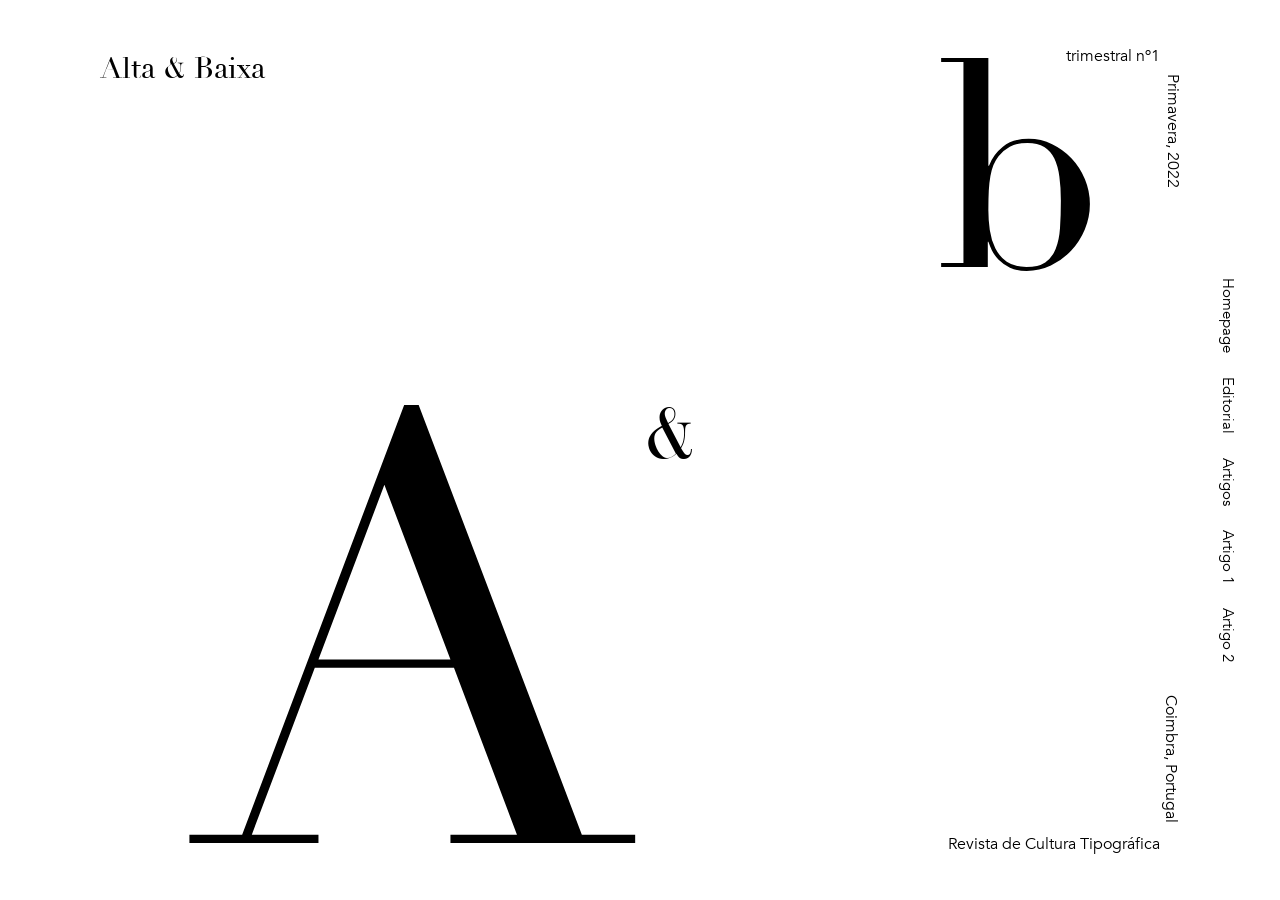
<file: AltaBaixaAbsolute/index.html>
<!DOCTYPE html>
<html lang="en">
<head>
    <meta charset="UTF-8">
    <title>Alta & Baixa</title>
<!--    <meta name="viewport" content="width=device-width, initial-scale=1.0">-->
    <link href="index1.css" rel="stylesheet" type="text/css">
</head>
<body>
<div class="scroller">
    <!--Homepage-->
    <div class="div_pagina" id="homepage">
        <div class="conteudo_pagina">
            <div id="div_logo">
                <h1 id="b">b</h1>
                <h1 id="e">&</h1>
                <h1 id="a">A</h1>
            </div>

            <h2 id="titulo">Alta & Baixa</h2>

            <p id="revista">Revista de Cultura Tipográfica</p>
            <p id="coimbra">Coimbra, Portugal</p>

            <p id="primavera">Primavera, 2022</p>
            <p id="trimestral">trimestral nº1</p>

        </div>
    </div>
<!--    <hr class="linhaPretaDireita">-->
    <!--Editorial-->
    <div class="div_pagina" id="editorial">
        <div class="conteudo_pagina">
            <h1 id="titulo_editorial">EDITORIAL</h1>
            <p class="corpo" id="corpo_editorial">Alta & Baixa é uma revista de cultura tipográfica desenvolvida no
                âmbito
                académico e que
                se propõe a refletir sobre todos os aspetos da tipografia, incluindo a sua história, e cujos conteúdos
                são
                deliberadamente ecléticos. Trata-se de uma revista que pretende publicar material histórico e
                contemporâneo,
                a partir de fontes académica e jornalísticas. Isto significa que a revista deve oferecer uma mistura de
                artigos e materiais de referência e transmitir a convicção de que as opções de design devem estar em
                consonância com o conteúdo.</p>
        </div>
    </div>
    <!--Artigos-->
    <div id="carroussel_artigo1" class="scroller_horz">
        <div class="div_pagina_carroussel" id="pagina_artigos">
            <div class="conteudo_pagina_carroussel">
                <h2 id="titulo1_artigos">“Thirteen Ways of Looking at a Typeface”, Michael Bierut</h2>
                <img id="seta1" src="media/Arrow1.png" alt="seta1">
                <h2 id="titulo2_artigos">“typEm — a generative typeface that represents the emotion of the text”,
                    Catarina
                    Maçãs, David Palma e Artur Rebelo</h2>
                <img id="seta2" src="media/Arrow2.png" alt="seta2">
            </div>
        </div>
        <!--Artigo1-->
        <!--Titulo-->
        <div class="div_pagina_carroussel" id="div_artigo1">
            <div class="conteudo_pagina_carroussel">
                <h2 class="subtitulo_artigo" id="autores1">Michael Bierut</h2>
                <h1 id="titulo_artigo1">THIRTEEN WAYS OF LOOKING AT A TYPEFACE</h1>
            </div>
        </div>

        <!--Introdução1-->
        <div class="div_pagina_carroussel">
            <div class="conteudo_pagina_carroussel">
                <p class="corpo" id="corpo1_artigo1">For the first ten years of my career, I worked for Massimo
                    Vignelli, a
                    designer
                    who is legendary for using a very limited number of typefaces. Between 1980 and 1990, most of my
                    projects
                    were
                    set in five fonts: Helvetica (naturally), Futura, Garamond No. 3, Century Expanded, and, of course,
                    Bodoni.</p>
                <p class="corpo" id="corpo2_artigo1">For Massimo, this was an ideological choice, an ethical imperative.
                    "In
                    the
                    new
                    computer age," he once wrote, "the proliferation of typefaces and type manipulations represents a
                    new
                    level
                    of
                    visual pollution threatening our culture. Out of thousands of typefaces, all we need are a few basic
                    ones,
                    and
                    trash the rest." For me, it became a time-saving device. Why spend hours choosing between Bembo,
                    Sabon
                    and
                    Garamond No. 3 every time you needed a Venetian Roman? For most people — my mom, for instance —
                    these
                    were
                    distinctions without differences. Why not just commit to Garamond No. 3 and never think about it
                    again?
                    My
                    Catholic school education must have well prepared me for this kind of moral clarity. I accepted it
                    gratefully.</p>
            </div>
        </div>
        <!--Introdução2-->
        <div class="div_pagina_carroussel">
            <div class="conteudo_pagina_carroussel">
                <p class="corpo" id="corpo3_artigo1">Then, after a decade, I left my first job. Suddenly I could use any
                    typeface I
                    wanted, and I went nuts. On one of my first projects, I used 37 different fonts on 16 pages. My
                    wife,
                    who
                    had
                    attended Catholic school herself, found this all too familiar. She remembered classmates who had
                    switched to
                    public school after eight years under the nuns: freed at last from demure plaid uniforms, they wore
                    the
                    shortest
                    skirts they could find. "Jesus," she said, looking at one of my multiple font demolition
                    derbies.</p>
                <p class="corpo" id="corpo4_artigo1">It was true. Liberated from monogamy, I became typographically
                    promiscuous.
                    I
                    have since, I think, learned to modulate my behavior — like any substance abuser, I learned that
                    binges
                    are
                    time-consuming, costly, and ultimately counterproductive — but I've never gone back to five-typeface
                    sobriety.
                    Those thousands of typefaces are still out there, but my recovery has required that I become more
                    discriminating
                    and come up with some answers to this seemingly simple question: why choose a particular typeface?
                    Here
                    are
                    thirteen reasons.</p>
                <div id="conteudo_citacao1">
                    <h2 class="subtitulo_artigo" id="subtitulo1_artigo1">"You've
                        become a
                        real slut,</h2>
                </div>
                <div id="conteudo_citacao2">
                    <h2 class="subtitulo_artigo" id="subtitulo2_artigo1">haven't
                        you?"</h2>
                </div>
            </div>
        </div>
        <!--1-->
        <div class="div_pagina_carroussel">
            <div class="conteudo_pagina_carroussel">
                <h2 class="subtitulo_artigo numero_artigo">1</h2>
                <p class="corpo corpo_artigo_direita">Some typefaces are just perfect for certain things. I've specified
                    exotic
                    fonts
                    for identity programs that work beautifully in headlines and even in text, but sooner or later you
                    have
                    to
                    set
                    that really tiny type at the bottom of the business reply card. This is what Franklin Gothic is for.
                    Careful,
                    though: some typefaces work too well. Frutiger has been used so much for signage programs in
                    hospitals
                    and
                    airports that seeing it now makes me feel that I'm about to get diagnosed with a brain tumor or miss
                    the
                    7:00 to
                    O'Hare.</p>
                <h2 class="subtitulo_artigo because_artigo_esquerda">because <br>it works</h2>
            </div>
        </div>
        <!--2-->
        <div class="div_pagina_carroussel">
            <div class="conteudo_pagina_carroussel">
                <h2 class="subtitulo_artigo numero_artigo">2</h2>
                <p class="corpo corpo_artigo_esquerda">I've heard of several projects where the designer found a font
                    that
                    was
                    created
                    the same year the client's organization was founded. This must give the recommendation an aura of
                    manifest
                    destiny that is positively irresistible. I haven't had that luck yet, but still try to find the same
                    kind of
                    evocative alignment. For instance, I was never a fan of Aldo Novarese's Eurostyle, but I came to
                    love it
                    while
                    working on a monograph on Eero Saarinen: they both share an expressiveness peculiar to the postwar
                    optimism
                    of
                    the 1950's.</p>
                <h2 class="subtitulo_artigo because_artigo_direita">because <br> you like its history</h2>
            </div>
        </div>
        <!--3-->
        <div class="div_pagina_carroussel">
            <div class="conteudo_pagina_carroussel">
                <h2 class="subtitulo_artigo numero_artigo">3</h2>
                <p class="corpo corpo_artigo_esquerda">Once I saw a project in a student portfolio that undertook the
                    dubious
                    challenge of redesigning the Tiffany's identity. I particularly disliked the font that was used, and
                    I
                    politely
                    asked what it was. "Oh," came the enthusiastic response, "that's the best part! It's called
                    Tiffany!" On
                    the
                    other hand, Bruce Mau designed Spectacle, the book he created with David Rockwell, using the
                    typeface
                    Rockwell.
                    I thought this was funny.</p>
                <h2 class="subtitulo_artigo because_artigo_direita">because <br> you like its name</h2>
            </div>
        </div>
        <!--4-->
        <div class="div_pagina_carroussel">
            <div class="conteudo_pagina_carroussel">
                <h2 class="subtitulo_artigo numero_artigo">4</h2>
                <p class="corpo corpo_artigo_direita">Some typefaces are just perfect for certain things. I've specified
                    exotic
                    fonts
                    for identity programs that work beautifully in headlines and even in text, but sooner or later you
                    have
                    to
                    set
                    that really tiny type at the bottom of the business reply card. This is what Franklin Gothic is for.
                    Careful,
                    though: some typefaces work too well. Frutiger has been used so much for signage programs in
                    hospitals
                    and
                    airports that seeing it now makes me feel that I'm about to get diagnosed with a brain tumor or miss
                    the
                    7:00 to
                    O'Hare.</p>
                <h2 class="subtitulo_artigo because_artigo_esquerda">because <br> of who designed it</h2>
            </div>
        </div>
        <!--5-->
        <div class="div_pagina_carroussel">
            <div class="conteudo_pagina_carroussel">
                <h2 class="subtitulo_artigo numero_artigo">5</h2>
                <p class="corpo corpo_artigo_direita">Sometimes a typeface is already living on the premises when you
                    show
                    up,
                    and it just seems mean to evict it. “We use Baskerville and Univers 65 on all our materials,
                    but feel free to make an alternate suggestion.” Really? Why bother? It’s like one of those shows
                    where
                    the
                    amateur chef is given a turnip, a bag of flour, a leg of lamb and some maple syrup and told to make
                    a
                    dish
                    out of it. Sometimes it’s something you’ve never used before, which makes it even
                    more fun.</p>
                <h2 class="subtitulo_artigo because_artigo_esquerda">because <br> it was there</h2>
            </div>
        </div>
        <!--6-->
        <div class="div_pagina_carroussel">
            <div class="conteudo_pagina_carroussel">
                <h2 class="subtitulo_artigo numero_artigo">6</h2>
                <p class="corpo corpo_artigo_esquerda">And sometimes it’s something you’ve never used before, for good
                    reason.
                    “We use ITC Eras on all our materials.” <span
                            class="versalete">“can i make an alternate suggestion?” “no.” </span> This is when blind
                    embossing
                    comes in handy.</p>
                <h2 class="subtitulo_artigo because_artigo_direita">because <br> they made you</h2>
            </div>
        </div>
        <!--7-->
        <div class="div_pagina_carroussel">
            <div class="conteudo_pagina_carroussel">
                <h2 class="subtitulo_artigo numero_artigo">7</h2>
                <p class="corpo corpo_artigo_esquerda">Whenever I want to make
                    words look straightforward, conversational, and smart,
                    I frequently consider Futura, upper and lower case. Why? Not because Paul Renner was
                    straightforward,
                    conversational, and smart, although he might have been.
                    No, it’s because 45 years ago, Helmut Krone decided to use Futura in Doyle Dane Bernbach’s
                    advertising
                    for
                    Volkswagen, and they still use it today. One warning, however: what reminds you of something may
                    remind
                    someone else of something else.</p>
                <h2 class="subtitulo_artigo because_artigo_direita">because <br> it reminds you <br> of something</h2>
            </div>
        </div>
        <!--8-->
        <div class="div_pagina_carroussel">
            <div class="conteudo_pagina_carroussel">
                <h2 class="subtitulo_artigo numero_artigo">8</h2>
                <p class="corpo corpo_artigo_direita">Cyrus Highsmith’s Novia is now commercially available. He
                    originally
                    designed it for the headlines in Martha Stewart Weddings. Resistance is futile, at least mine
                    is.</p>
                <h2 class="subtitulo_artigo because_artigo_esquerda">because <br> it’s beautiful</h2>
            </div>
        </div>
        <!--9-->
        <div class="div_pagina_carroussel">
            <div class="conteudo_pagina_carroussel">
                <h2 class="subtitulo_artigo numero_artigo">9</h2>
                <p class="corpo corpo_artigo_direita">About 10 years ago, I was asked to redesign the logo for New York
                    magazine. Milton Glaser had based the logo on Bookman Swash Italic, a typeface I found unimaginably
                    dated
                    and ugly.
                    But Glaser’s logo had replaced
                    an earlier one by Peter Palazzo that was based on Caslon Italic.
                    I proposed we return to Caslon, and distinctly remember saying, “bookman swash italic is always
                    going to
                    look ugly.” The other day, I saw something in the office that really caught my eye. It was set
                    in Bookman Swash Italic, and it looked great. Ugly, but great.</p>
                <h2 class="subtitulo_artigo because_artigo_esquerda">because <br> it’s ugly</h2>
            </div>
        </div>
        <!--10-->
        <div class="div_pagina_carroussel">
            <div class="conteudo_pagina_carroussel">
                <h2 class="subtitulo_artigo numero_artigo">10</h2>
                <p class="corpo corpo_artigo_esquerda">Tibor Kalman was fascinated
                    with boring typefaces. “no, this one is too clever, this one is too interesting,” he kept saying
                    when
                    showed
                    him the fonts I was proposing for his monograph. Anything but a boring typeface, he felt, got in the
                    way
                    of
                    the ideas. We settled on Trade Gothic.</p>
                <h2 class="subtitulo_artigo because_artigo_direita">because <br> it’s boring</h2>
            </div>
        </div>
        <!--11-->
        <div class="div_pagina_carroussel">
            <div class="conteudo_pagina_carroussel">
                <h2 class="subtitulo_artigo numero_artigo">11</h2>
                <p class="corpo corpo_artigo_esquerda">In design as in fashion, nothing beats bespoke tailoring. I’ve
                    commissioned custom typefaces from Jonathan Hoefler and Tobias Frere-Jones and Joe Finocchiaro, and
                    we’re
                    currently working with Matthew Carter and Chester. It
                    is the ultimate indulgence, but well worth the extra effort. Is this proliferation? I say bring it
                    on.</p>
                <h2 class="subtitulo_artigo because_artigo_direita">because <br> it’s special</h2>
            </div>
        </div>
        <!--12-->
        <div class="div_pagina_carroussel">
            <div class="conteudo_pagina_carroussel">
                <h2 class="subtitulo_artigo numero_artigo">12</h2>
                <p class="corpo corpo_artigo_direita">Sometimes I think that Massimo Vignelli may be using too
                    many typefaces, not too few. A true fundamentalist requires a monotheistic worldview: one world, one
                    typeface. The designers at Experimental Jetset have made
                    the case for Helvetica. My partner Abbott Miller had a period of life he calls “The Scala Years”
                    when he
                    used that typeface almost exclusively. When the time is right, I might make that kind of commitment
                    myself.</p>
                <h2 class="subtitulo_artigo because_artigo_esquerda">because <br> you believe in it</h2>
            </div>
        </div>
        <!--13-->
        <div class="div_pagina_carroussel">
            <div class="conteudo_pagina_carroussel">
                <h2 class="subtitulo_artigo numero_artigo">13</h2>
                <p class="corpo corpo_artigo_direita">Princeton Architectural Press is about to publish a collection of
                    essays
                    I’ve written, many of which first appeared here on Design Observer. I wanted it to feel like
                    a real book for readers — it has
                    no pictures — so I asked Abbott
                    to design it. He suggested we
                    set each one of the 79 pieces in a different typeface. I loved this idea, but wasn’t sure how far
                    he’d
                    want
                    to go with it. “What about the one called ‘I Hate ITC Garamond?’” I asked him. “Would we set it in
                    ITC
                    Garamond?” He looked at me as if I was crazy. “Of course,” he said. </p>
                <h2 class="subtitulo_artigo because_artigo_esquerda">because <br> you can’t not</h2>
            </div>
        </div>
        <div class="div_pagina_carroussel">
            <div class="conteudo_pagina_carroussel">
                <p class="subtitulo_artigo" id="citacao_final">“the book is beautiful, by the way, and not the least bit
                    slutty.”</p>
            </div>
        </div>
    </div>
    <!--Artigo2-->
    <!--Titulo-->
    <div class="div_pagina" id="div_artigo2">
        <div class="conteudo_pagina">
            <h1 id="titulo_artigo2">typEm — Adapting a Typeface to Text Emotions</h1>
            <h2 class="subtitulo_artigo" id="autores2">Catarina Maçãs
                David Palma
                Artur Rebelo </h2>
        </div>
    </div>
    <!--Introdução-->
    <div class="div_pagina">
        <div class="conteudo_pagina">
            <p class="corpo" id="corpo1_artigo2">The introduction of programmatic concepts brought to typography new
                experiments, concepts, and the possibility to create generative typefaces, capable of adapting to
                different
                contexts. This work aims to explore these new creative possibilities in the field of type design.
                Through
                the
                implementation of a generative system, we created a typeface that adapts its shape to the sentiments
                expressed
                in a text. In this project, we used the emotional values of each sentence of a given text to deform the
                typographic glyphs to represent those emotional values. Additionally, and to enable the user to interact
                with
                the system, we implemented an application which receives a text as input and, as output, exports the
                input
                text
                composed with our generative typeface.</p>
        </div>
    </div>
    <!--Emotion Extraction-->
    <div class="div_pagina">
        <div class="conteudo_pagina">
            <h2 class="subtitulo_artigo" id="subtitulo2">Emotion <br>Extraction </h2>
            <p class="corpo" id="corpo2_artigo2">To obtain the emotions present in the text, we used an external Java
                library
                called Synesketch. The classification of the emotions of Synesketch is based on Paul Ekman’s research.
                From
                his
                studies, Ekman defined 6 emotions which could be expressed and detected by facial expressions. These 6
                emotions
                can also be extracted from the text: happiness, sadness, anger, fear, disgust, and surprise. To do so,
                Synesketch uses a method based on the detection of keywords within the text and the application of
                heuristic
                rules from dictionaries based on WordNet, emotions, and common abbreviations. For every analysed text,
                Synesketch returns the weight values for the 6 emotions, the valence (positive or negative), and a
                general
                weight value. These weights represent the intensity of an emotion and vary between 0, not intense, and
                1,
                very
                intense.</p>
        </div>
    </div>
    <!--Typeface design workflow-->
    <div class="div_pagina" id="typeface_page">
        <div class="conteudo_pagina">
            <h2 class="subtitulo_artigo" id="subtitulo3">Typeface <br> design <br>
                workflow </h2>
            <p class="corpo" id="corpo3_artigo2">To represent the text’s emotion we apply the following workflow: (i) we
                divide
                the text by sentence; (ii) we detect the emotions and valences present in the sentence with the
                Synesketch
                library; (iii) we morph the typographic glyphs used in each word, to represent the corresponding valence
                or
                emotion; (iv) we compose the text with the resulting glyphs; and (v) we generate a typeface which
                represents
                the
                general emotion described in the text. We opted to analyse each sentence in the text independently
                because
                the
                same text can express several emotions. With this, as the emotions change throughout the text, the
                typeface
                adapts and also changes to represent the new emotion value.</p>
            <div class="div_imagem_legenda" id="div_imagem1">
                <div id="legenda1">
                    <h3 class="titulo_legenda" id="titulo_legenda1_artigo2">Figure 1</h3>
                    <p class="legenda" id="legenda1_artigo2">
                        Different phases of the glyph construction: (i) skeleton; (ii) base points; (iii) additional
                        equidistant
                        points;
                        (iv) new points; (v) their connection; and (vi) the final glyph.
                    </p>
                </div>
                <img id="image1" class="textosobreanimacaoisa" src="media/Figure1.png" alt="figure1">
            </div>
        </div>
    </div>

    <!--Positive and Negative Valences-->
    <div class="div_pagina">
        <div class="conteudo_pagina">
            <h2 class="subtitulo_artigo" id="subtitulo4">Positive and
                Negative
                Valences </h2>
            <p class="corpo" id="corpo4_artigo2">To comprehend how the typographic skeleton could be deformed to
                represent
                the
                emotions present in a text, we opted to use first the valence (positive or negative) and the general
                weight
                of
                the text. The valence takes two possible values, 1 for positive and 0 for negative. The general weight
                represents the intensity of a certain emotion or valence, ranging from 0, not very intense, to 1, very
                intense.</p>
            <div id="div_imagem_legenda2">
                <img id="image2" src="media/Figure2.png" alt="figure2">
                <div id="legenda2">
                    <h3 class="titulo_legenda" id="titulo_legenda2_artigo2">Figure 2</h3>
                    <p class="legenda" id="legenda2_artigo2">
                        Two approaches for the design of of ‘a’ glyphs of positive valences.
                    </p>
                </div>
            </div>
            <div id="div_imagem_legenda3">
                <img id="image3" src="media/Figure3.png" alt="figure3">
                <div id="legenda3">
                    <h3 class="titulo_legenda" id="titulo_legenda3_artigo2">Figure 3</h3>
                    <p class="legenda" id="legenda3_artigo2">
                        Two approaches for the design of of ‘a’ glyphs of negative valences.
                    </p>
                </div>
            </div>
        </div>
    </div><!--The 6 Emotional Types-->
    <div class="div_pagina">
        <div class="conteudo_pagina">
            <h2 class="subtitulo_artigo" id="subtitulo5">The 6
                Emotional
                Types </h2>
            <p class="corpo" id="corpo5_artigo2">To comprehend how the typographic skeleton could be deformed to
                represent
                the
                emotions present in a text, we opted to use first the valence (positive or negative) and the general
                weight
                of
                the text. The valence takes two possible values, 1 for positive and 0 for negative. The general weight
                represents the intensity of a certain emotion or valence, ranging from 0, not very intense, to 1, very
                intense.</p>
            <div id="div_imagem_legenda4">
                <img id="image4" src="media/Figure4.png" alt="figure4">
                <div id="legenda4">
                    <h3 class="titulo_legenda" id="titulo_legenda4_artigo2">Figure 4</h3>
                    <p class="legenda" id="legenda4_artigo2">
                        Variations of the ‘a’ glyph depending on the emotional value: sadness, disgust, surprise, rage,
                        fear, and happiness, respectively.
                    </p>
                </div>
            </div>
        </div>
    </div>
    <!--The Application-->
    <div class="div_pagina" style="height: 200vh">
        <div class="conteudo_pagina" style="height: calc(200vh - 100px);">
            <h2 class="subtitulo_artigo" id="subtitulo6">The
                Application</h2>
            <div id="div_corpo6">
                <p class="corpo" id="corpo6_artigo2">The main goal of the application is to guide the user in the
                    creation
                    of a
                    text
                    composed with the generative typeface. As input, the application receives a text, and as output, the
                    application
                    can export (i) a PDF file in which the inserted text is composed with the resulting glyphs and (ii)
                    a
                    typeface
                    in the True Type Format (TTF), representing the overall emotion of the input text. </p>
            </div>

            <div id="carroussel_image">
                <div id="div_figure5">
                    <div class="div_div_figure56">
                        <img id="image5" src="media/Figure5.png">
                        <div id="legenda_image5">
                            <h3 class="titulo_legenda" id="titulo_legenda5_artigo2">Figure 5</h3>
                            <p class="legenda" id="legenda5_artigo2">
                                Screenshots of the application. The introduction page (left) and the input page (right).
                            </p>
                        </div>
                    </div>
                </div>
                <div id="div_figure6">
                    <div class="div_div_figure56">
                        <img id="image6" src="media/Figure6.png">
                        <div id="legenda_image6">
                            <h3 class="titulo_legenda" id="titulo_legenda6_artigo2">Figure 6</h3>
                            <p class="legenda" id="legenda6_artigo2">
                                Screenshots of the application. The text composition page (left) and the typeface page
                                (right).
                            </p>
                        </div>
                    </div>
                </div>
            </div>
        </div>
    </div>
    <!--Vídeo-->
    <div class="div_pagina">
        <iframe id="video" src="https://player.vimeo.com/video/74389105?h=76fcf8435a" width="640" height="360"
                frameborder="0" allow="autoplay; fullscreen; picture-in-picture" allowfullscreen></iframe>
    </div>
    <!--Publication-->
    <div class="div_pagina">
        <div class="conteudo_pagina">
            <h2 class="subtitulo_artigo" id="subtitulo7">Publication</h2>
            <p class="corpo" id="corpo7_artigo2">C. Maçãs, D. Palma, and A. Rebelo, “TypEm: A Generative Typeface
                That
                Represents the Emotion of the Text,” in Proceedings of the 9th International Conference on Digital
                and
                Interactive Arts, New York, NY, USA, 2019.</p>
        </div>
    </div>
</div>
<div id="div_barra_lateral">
    <p class="barra_lateral" id="homepage_barra">Homepage</p>
    <p class="barra_lateral" id="editorial_barra">Editorial</p>
    <p class="barra_lateral" id="artigos_barra">Artigos</p>
    <p class="barra_lateral" id="artigo1_barra">Artigo 1</p>
    <p class="barra_lateral" id="artigo2_barra">Artigo 2</p>
</div>
<!--Indice-->
<!--<div id="div_indice">
    <div style="background-color:black">
        <h2 class="subtitulos_indice" id="subtitulos_indice1">A&b</h2>
        <h2 class="subtitulos_indice" id="subtitulos_indice2">Editorial</h2>
        <h2 class="subtitulos_indice" id="subtitulos_indice3">“Thirteen Ways of Looking at a Typeface”, Michael
            Bierut</h2>
        <h2 class="subtitulos_indice" id="subtitulos_indice4">“typEm — a generative typeface that represents the
            emotion of the text”, Catarina
            Maçãs, David Palma e Artur Rebelo</h2>
        <div></div>
    </div>
</div>
<button id="square"></button>-->
<script type="text/javascript" src="index1.js"></script>
</body>
</html>
</file>
<file: AltaBaixaAbsolute/index1.css>
@font-face {
    font-family: 'Didot';
    src: url("Didot.ttc");
}

@font-face {
    font-family: 'Avenir';
    src: url("Avenir.ttc");
}

body {
    margin: 0;
}

#div_barra_lateral {
    position: absolute;
    top:50%;
    transform: rotate(90deg) translateY(-50%);
    right: -130px;
    cursor: pointer;
}

.barra_lateral {
    font-family: Avenir, sans-serif;
    font-weight: normal;
    margin: 0;
    padding: 10px;
    font-size: 15px;
    display: inline-block;
}

hr.linhaPretaDireita {
    margin: 0;
    border-top: 1px solid black;
    width: 400px;
    position: absolute;
    right: 0;
}

.scroller {
    height: 100vh;
    overflow-y: scroll;
    overflow-x: hidden;
    scroll-snap-type: y mandatory;
}

.scroller::-webkit-scrollbar {
    width: 10px;
}

.scroller::-webkit-scrollbar-track {
    background: white;
}

.scroller::-webkit-scrollbar-thumb {
    background: black;;
    border-radius: 10px;
    padding-right: 13px;
}

.scroller > .div_pagina {
    scroll-snap-align: start;
}

.scroller > #carroussel_artigo1 {
    scroll-snap-align: start;
}

.scroller_horz {
    width: 100vw;
    overflow-x: scroll;
    overflow-y: scroll;
    scroll-snap-type: x mandatory;
}

.div_pagina {
    /*background-color: palegoldenrod;*/
    position: relative;
    height: 100vh;
    width: 100vw;
    min-width: 1050px;
}

.conteudo_pagina {
    width: calc(100vw - 200px); /*AJUSTAR PX A %*/
    min-width: 1050px;
    height: calc(100vh - 100px); /*AJUSTAR PX A %*/
    position: relative;
    top: 50%;
    left: 50%;
    transform: translateX(-50%) translateY(-50%);
    /*background-color: purple;*/
}

#square {
    height: 50px;
    width: 50px;
    background-color: black;
    border: none;
    position: fixed;
    bottom: 0;
    left: 0;
}

.corpo {
    font-family: Avenir, sans-serif;
    font-weight: normal;
    margin: 0;
    padding: 0;
    font-size: 20px;
}

.titulo_legenda {
 font-family: Didot, serif;
 font-weight: normal;
 margin: 0;
 padding: 0;
 font-size: 15px;
 text-transform: uppercase;
}

.legenda {
 font-family: Avenir, sans-serif;
 font-weight: normal;
 margin: 0;
 padding: 0;
 font-size: 15px;
}

.subtitulo_artigo {
 font-family: Didot, serif;
 font-weight: normal;
 margin: 0;
 padding: 0;
 font-size: 60px;
}

/*HOMEPAGE------------------------------------------*/
#revista {
    font-family: Avenir, sans-serif;
    font-weight: normal;
    margin: 0;
    position: absolute;
    right: 20px;
    bottom: -5px;
}

#coimbra {
    font-family: Avenir, sans-serif;
    font-weight: normal;
    margin: 0;
    position: absolute;
    bottom: 80px;
    right: -55px;
    transform: rotate(90deg);
}

#trimestral {
    font-family: Avenir, sans-serif;
    font-weight: normal;
    margin: 0;
    position: absolute;
    right: 20px;
    top: -5px;
}

#primavera {
    font-family: Avenir, sans-serif;
    font-weight: normal;
    margin: 0;
    position: absolute;
    top: 70px;
    right: -50px;
    transform: rotate(90deg);
}

#div_logo {
    position: absolute;
    width: 900px;
    min-width: 300px;
    height: calc(100vh - 100px); /*AJUSTAR PX A %*/
    /*background-color: blue;*/
    top: 50%;
    left: 50%;
    transform: translateX(-50%) translateY(-50%);
}

#a, #e, #b {
    font-family: Didot, serif;
    font-weight: normal;
    margin: 0;
    margin-bottom: -5%;
    margin-top: -5%;
    padding: 0;
    line-height: 1.1;
}

#a {
    font-size: 600px;
    position: absolute;
    bottom: -85px;
    left: 0;
}

#b {
    font-size: 290px;
    position: absolute;
    top: 10px;
    right: -15px;
}

#e {
    font-size: 70px;
    position: absolute;
    top: calc(50% + 30px);
    left: calc(50% + 30px);
    transform: translateX(-50%) translateY(-50%);
}

#titulo {
    font-family: Didot, serif;
    font-weight: normal;
    margin: 0;
    padding: 0;
    font-size: 30px;
    position: absolute;
    left: 0;
    top: 0;
}

/*ÍNDICE---------------------------------------------------------*/
#div_indice {
    background-color: black;
    width: 0;
    height: 0;
    transition: width 5s, height 5s ease;
    position: fixed;
    bottom: 0;
    left: 0;
}

.subtitulos_indice {
    font-family: Didot, serif;
    font-weight: normal;
    margin: 0;
    padding: 0;
    font-size: 40px;
    color: white;
    overflow-y: hidden;
}

#subtitulos_indice1 {
    width: 700px;
    opacity: 0;
    transition: opacity 2s ease;
}

#subtitulos_indice2 {
    width: 700px;
    opacity: 0;
    transition: opacity 2s ease;
}

#subtitulos_indice3 {
    width: 700px;
    opacity: 0;
    transition: opacity 2s ease;
}

#subtitulos_indice4 {
    width: 700px;
    opacity: 0;
    transition: opacity 2s ease;
}

/*EDITORIAL*/
#titulo_editorial {
    font-family: Didot, serif;
    font-weight: normal;
    margin: 0;
    padding: 0;
    font-size: 70px;
}

#corpo_editorial {
    position: absolute;
    right: 0;
    bottom: 0;
    width: 505px; /*AJUSTAR PX A %*/
    line-height: 150%;
}

/*ARTIGOS--------------------------------*/
#pagina_artigos {
    background-color: white;
    color: black;
    padding-right: 100px;
}

.conteudo_pagina_carroussel:first-child {
    margin-right: 50px;
    margin-left: 50px;
}

#titulo1_artigos {
    font-family: Didot, serif;
    font-weight: normal;
    margin: 0;
    padding: 0;
    font-size: 40px;
    width: 505px; /*AJUSTAR PX A %*/
    position: absolute;
    right: 0;
}

#titulo2_artigos {
    font-family: Didot, serif;
    font-weight: normal;
    margin: 0;
    padding: 0;
    font-size: 40px;
    width: 505px; /*AJUSTAR PX A %*/
    position: absolute;
    bottom: 0;
}

#seta1 {
    width: 200px;
    position: absolute;
    right: 0;
    top: 200px;
}

#seta2 {
    height: 200px;
    position: absolute;
    bottom: 0;
    left: 600px;
}

#seta1:hover, #seta2:hover {
    cursor: pointer;
}

/*ARTIGO1*/
.div_pagina_carroussel {
    background-color: black;
    position: relative;
    height: 100vh;
    width: 100vw;
    display: inline-block;
    color: white;
    padding-right: 100px;
    scroll-snap-align: start;
}

.conteudo_pagina_carroussel {
    width: calc(100vw - 200px); /*AJUSTAR PX A %*/
    min-width: 1050px;
    height: calc(100vh - 100px); /*AJUSTAR PX A %*/
    position: relative;
    top: 50%;
    left: 50%;
    transform: translateX(-50%) translateY(-50%);
    /*background-color: purple;*/
}

#carroussel_artigo1 {
    overflow-x: scroll;
    overflow-y: scroll;
    padding: 0;
    display: flex;
    align-items: center;
}

#carroussel_artigo1::-webkit-scrollbar {
    display: none;
}

/*#carroussel_artigo1::-webkit-scrollbar {
    height: 10px;
}

#carroussel_artigo1::-webkit-scrollbar-track {
    background: white;
    margin-left: 100px;
    margin-bottom: 100px;
}

#carroussel_artigo1::-webkit-scrollbar-thumb {
    background: black;;
    border-radius: 10px;
}*/

/*Titulo*/
#titulo_artigo1 {
    font-family: Didot, serif;
    font-weight: normal;
    margin: 0;
    padding: 0;
    font-size: 100px;
    width: 705px; /*AJUSTAR PX A %*/
    text-transform: uppercase;
    position: absolute;
    bottom: 0;
}

#autores1 {
    width: 505px; /*AJUSTAR PX A %*/
}

/*Introdução1*/
#corpo1_artigo1 {
    width: 505px; /*AJUSTAR PX A %*/
    line-height: 150%;
    position: absolute;
    bottom: 0;
}

#corpo2_artigo1 {
    width: 505px; /*AJUSTAR PX A %*/
    line-height: 150%;
    position: absolute;
    bottom: 0;
    right: 0;
}

/*Introdução2*/
#corpo3_artigo1 {
    width: 505px; /*AJUSTAR PX A %*/
    line-height: 150%;
    position: absolute;
    top: 0;
    left: 0;
}

#corpo4_artigo1 {
    width: 505px; /*AJUSTAR PX A %*/
    line-height: 150%;
    position: absolute;
    bottom: 0;
    right: 0;
}

#conteudo_citacao1 {
    width: 505px; /*AJUSTAR PX A %*/
    height: calc((100vh - 200px) / 2); /*AJUSTAR PX A %*/
    border: 1px black;
    position: absolute;
    bottom: 0;
    left: 0;
}

#subtitulo1_artigo1 {
    width: 295px; /*AJUSTAR PX A %*/
    text-align: center;
    position: relative;
    top: 50%;
    left: 50%;
    transform: translateX(-50%) translateY(-50%);
}

#conteudo_citacao2 {
    width: 505px; /*AJUSTAR PX A %*/
    height: calc((100vh - 200px) / 2); /*AJUSTAR PX A %*/
    border: 1px black;
    position: absolute;
    top: 0;
    right: 0;
}

#subtitulo2_artigo1 {
    width: 295px; /*AJUSTAR PX A %*/
    text-align: center;
    position: relative;
    top: 50%;
    left: 50%;
    transform: translateX(-50%) translateY(-50%);
}

.corpo_artigo_direita {
    width: 505px; /*AJUSTAR PX A %*/
    line-height: 150%;
    position: absolute;
    right: 0;
}

.numero_artigo {
    width: 505px; /*AJUSTAR PX A %*/
    position: absolute;
    left: 0;
    top: 0;
}

.because_artigo_esquerda {
    width: 360px; /*AJUSTAR PX A %*/
    position: absolute;
    left: 0;
    bottom: 0;
}

.because_artigo_direita {
    width: 400px; /*AJUSTAR PX A %*/
    position: absolute;
    right: 0;
    text-align: right;
}

.corpo_artigo_esquerda {
    width: 505px; /*AJUSTAR PX A %*/
    line-height: 150%;
    position: absolute;
    left: 0;
    bottom: 0;
}

.versalete {
    font-variant: small-caps;
}

#citacao_final {
    position: absolute;
    width: 600px;
    text-align: center;
    min-width: 300px;
    font-size: 80px;
    top: 50%;
    left: 50%;
    transform: translateX(-50%) translateY(-50%);
}


/*ARTIGO2*/
/*Titulo*/
#titulo_artigo2 {
    font-family: Didot, serif;
    font-weight: normal;
    margin: 0;
    padding: 0;
    font-size: 100px;
    width: 735px;
    text-transform: uppercase;
    position: absolute;
    bottom: 0;
    left: 0;
}

#autores2 {
    width: 505px;
    text-align: right;
    position: absolute;
    top: 0;
    right: 0;
}

/*Introdução*/
#corpo1_artigo2 {
    width: 505px;
    position: absolute;
    top: 50%;
    left: 0;
    transform: translateY(-50%);
}

/*Emotion Extraction*/
#subtitulo2 {
    text-transform: uppercase;
    position: absolute;
    top: 0;
    left: 0;
}

#corpo2_artigo2 {
    width: 505px;
    position: absolute;
    bottom: 0;
    right: 0;
}

/*Typeface design workflow*/
#subtitulo3 {
    text-transform: uppercase;
    width: 505px;
    text-align: right;
    position: absolute;
    top: 0;
    right: 0;
}

#corpo3_artigo2 {
    width: 505px;
    position: absolute;
    right: 0;
    bottom: 0;
}

.div_imagem_legenda {
    width: 505px;
    height: 500px;
    position: absolute;
    left: 0;
    bottom: 0;
}

#image1 {
    width: 505px;
    opacity: 0;
}

.textosobreanimacaoisa {
    left: -1000px;
    transition-property: position, left;
    transition-duration: 2s, 2s;
}

#legenda1 {
    width: 380px;
    margin-bottom: 30px;
    display: none;
}

#titulo_legenda1_artigo2 {
    text-align: left;
}

#legenda1_artigo2 {
    text-align: left;
}

/*Positive and Negative Valences*/
#subtitulo4 {
    text-transform: uppercase;
    width: 505px;
}

#corpo4_artigo2 {
    width: 505px;
    position: absolute;
    bottom: 0;
}

#div_imagem_legenda2 {
    width: 505px;
    height: calc((100vh - 100px) / 2);
    position: absolute;
    right: 0;
    top: 0;
}

#image2 {
    width: 505px;
    position: absolute;
    top: 0;
}

#legenda2 {
    width: 300px;
    position: absolute;
    display: none;
    right: 0;
    bottom: 0;
}

#div_imagem_legenda3 {
    width: 505px;
    height: calc((100vh - 100px) / 2);
    position: absolute;
    right: 0;
    bottom: 0;
}

#image3 {
    width: 505px;
    position: absolute;
    bottom: 0;
}

#legenda3 {
    width: 300px;
    position: absolute;
    display: none;
    left: 0;
    top: 0;
}

#titulo_legenda2_artigo2 {
    text-align: right;
}

#legenda2_artigo2 {
    text-align: right;
}

#titulo_legenda3_artigo2 {

}

#legenda3_artigo2 {

}

/*The 6 Emotional Types*/
#subtitulo5 {
    text-transform: uppercase;
    width: 505px;
    text-align: right;
    position: absolute;
    right: 0;
    top: 0;
}

#corpo5_artigo2 {
    width: 505px;
    position: absolute;
    right: 0;
    bottom: 0;
}

#div_imagem_legenda4 {
    width: 700px;
    height: calc(100vh - 100px);
    position: absolute;
    left: 0;
    top: 0;
}

#image4 {
    height: calc(100vh - 100px);
    display: inline-block;
}

#legenda4 {
    width: 300px;
    position: absolute;
    display: none;
    top: 50%;
    transform: translateY(-50%);
    margin-left: 40px;
}

#titulo_legenda4_artigo2 {
}

#legenda4_artigo2 {
}

/*The Application*/
#subtitulo6 {
    text-transform: uppercase;
    width: 505px;
}

#div_corpo6 {
    width: 500px;
    margin-top: 150px;
}

#corpo6_artigo2 {
    width: 505px;
}


/*Imagens*/
#carroussel_image {
    overflow-x: scroll;
    width: 100%;
    white-space: nowrap;
    padding: 0;
    margin-top: 150px;
    position: absolute;
    left: 50%;
    transform: translateX(-50%);
}

#carroussel_image::-webkit-scrollbar {
    height: 10px;
}

#carroussel_image::-webkit-scrollbar-track {
    background: white;
    margin-left: 150px;
    margin-right: 150px;
}

#carroussel_image::-webkit-scrollbar-thumb {
    background: black;;
    border-radius: 10px;
}

#div_figure5 {
    display: inline-block;
    width: calc(100vw - 200px);
    text-align: center;
}

#image5 {
    width: calc(100vw - 400px);
}

#legenda_image5, #legenda_image6 {
    width: calc(100vw - 400px);
    margin: auto;
    margin-bottom: 50px;
    text-align: left;
    margin-left: 150px;
}

#div_figure6 {
    display: inline-block;
    width: calc(100vw - 200px);
    text-align: center;
}

#image6 {
    width: calc(100vw - 400px);
}


/*Video*/

#video {
    width: 100vw;
    height: 100vh;
}

/*Publication*/
#subtitulo7 {
    text-transform: uppercase;
    width: 505px;
}

#corpo7_artigo2 {
    width: 505px;
    position: absolute;
    bottom: 0;
}
</file>
